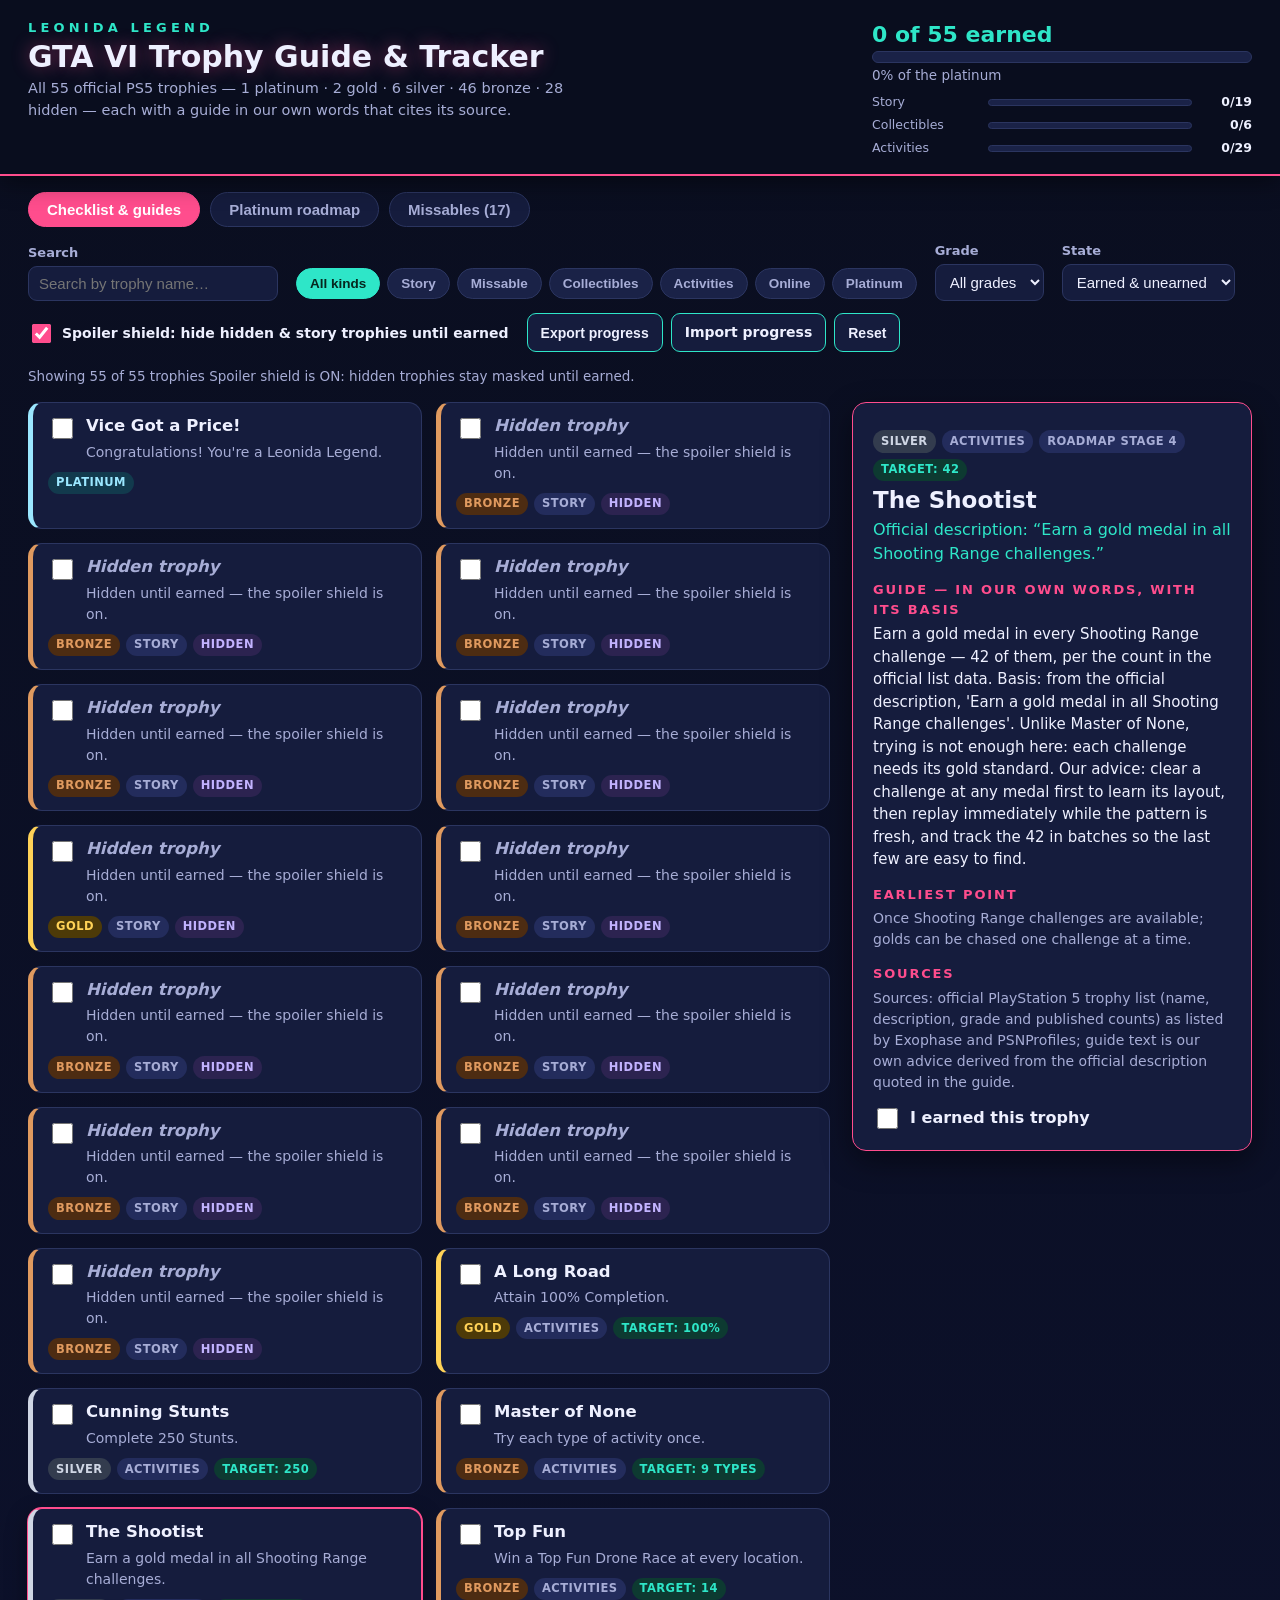
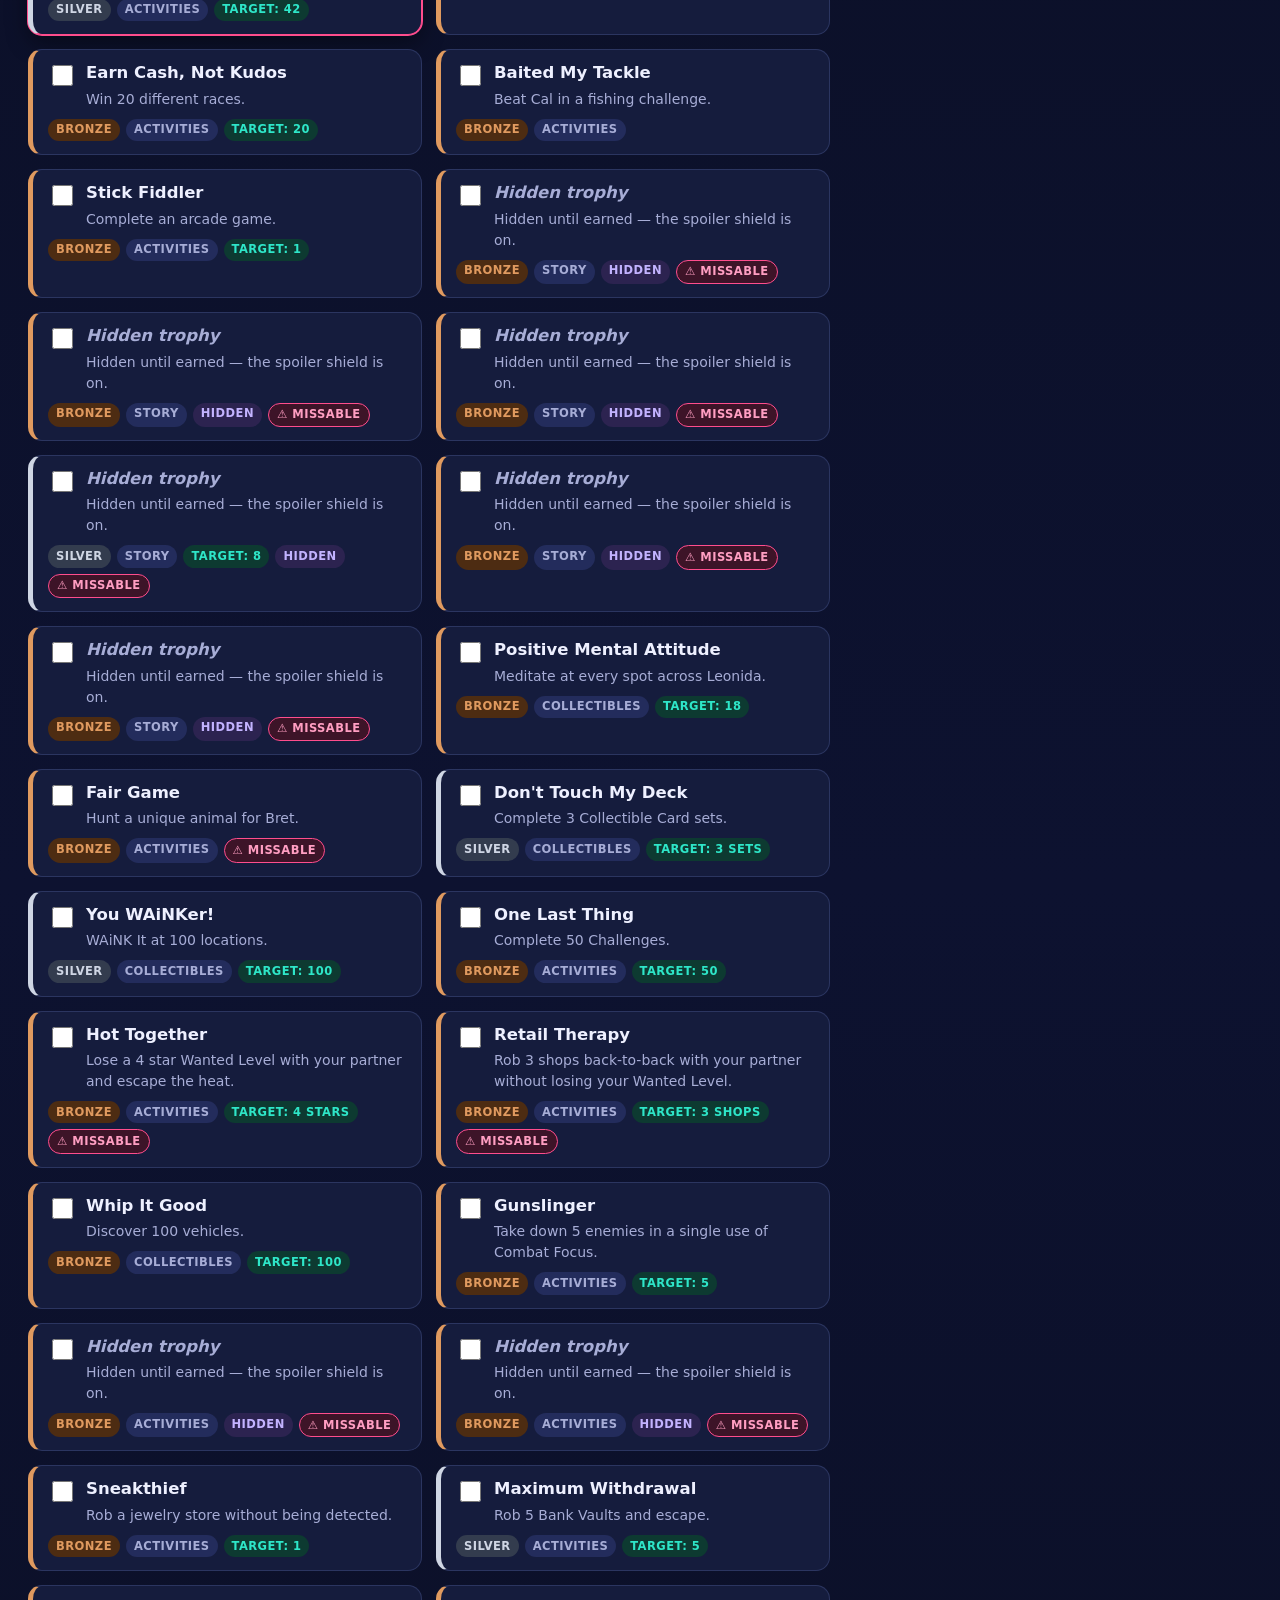
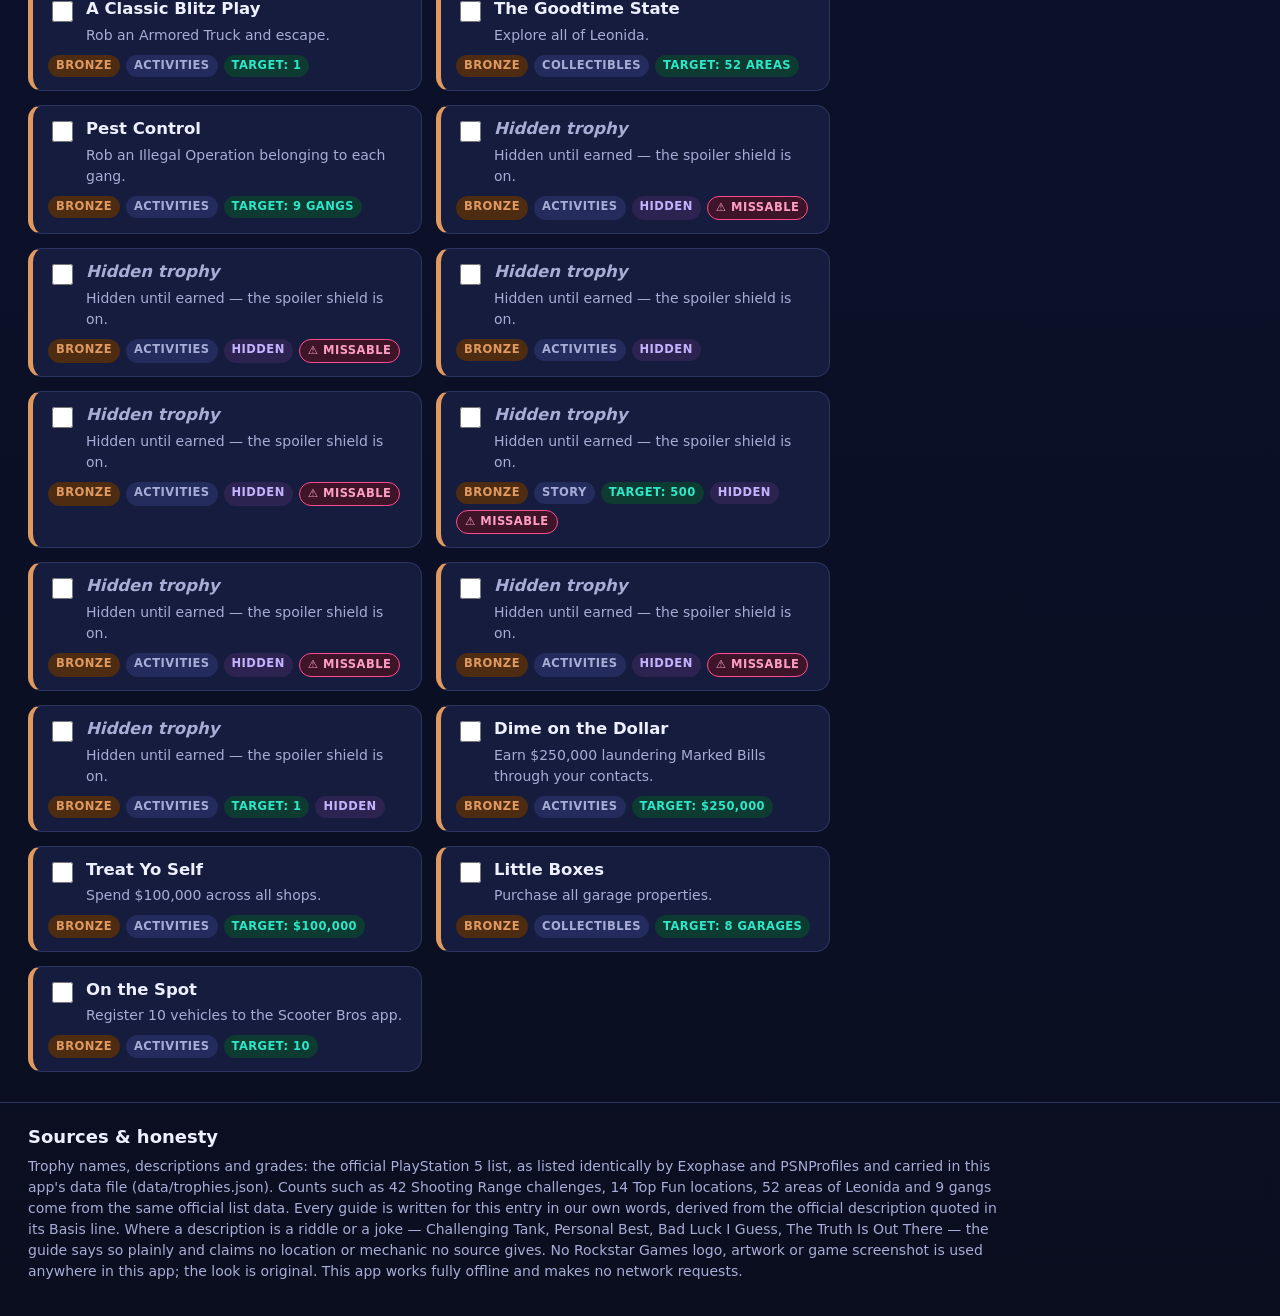
<file: app/index.html>
<!doctype html>
<html lang="en">
<head>
<meta charset="utf-8">
<meta name="viewport" content="width=device-width, initial-scale=1">
<title>Leonida Legend — GTA VI Trophy Guide &amp; Tracker</title>
<meta name="description" content="Offline guide and tracker for all 55 Grand Theft Auto VI PlayStation 5 trophies: cited guides, a platinum roadmap, missable flags, filters, a spoiler setting, and progress saved in your browser.">
<link rel="icon" href="data:image/svg+xml,%3Csvg xmlns='http://www.w3.org/2000/svg' viewBox='0 0 32 32'%3E%3Ccircle cx='16' cy='16' r='13' fill='%23ff4d8d'/%3E%3Ccircle cx='16' cy='16' r='6' fill='%232ee6c8'/%3E%3C/svg%3E">
<link rel="stylesheet" href="style.css">
</head>
<body>
<header id="topbar">
  <div class="brand">
    <p class="brand-mark">LEONIDA LEGEND</p>
    <h1>GTA VI Trophy Guide &amp; Tracker</h1>
    <p class="brand-sub">All 55 official PS5 trophies — 1 platinum · 2 gold · 6 silver · 46 bronze · 28 hidden — each with a guide in our own words that cites its source.</p>
  </div>
  <div class="progress-panel">
    <p id="progress-count" class="progress-count">0 of 55 earned</p>
    <div class="bar bar-overall"><div id="progress-fill" class="bar-fill"></div></div>
    <p id="progress-pct" class="progress-pct">0% of the platinum</p>
    <div id="kind-bars" class="kind-bars"></div>
  </div>
</header>

<nav id="view-tabs" aria-label="Guide views">
  <button type="button" class="tab is-active" data-view="checklist">Checklist &amp; guides</button>
  <button type="button" class="tab" data-view="roadmap">Platinum roadmap</button>
  <button type="button" class="tab" data-view="missables">Missables (17)</button>
</nav>

<section id="controls" aria-label="Tracker controls">
  <label class="control control-search">Search
    <input id="search" type="search" placeholder="Search by trophy name…" autocomplete="off">
  </label>
  <div id="kind-chips" class="chips" role="group" aria-label="Filter by kind">
    <button type="button" class="chip is-active" data-kind="all">All kinds</button>
    <button type="button" class="chip" data-kind="story">Story</button>
    <button type="button" class="chip" data-kind="missable">Missable</button>
    <button type="button" class="chip" data-kind="collectibles">Collectibles</button>
    <button type="button" class="chip" data-kind="activities">Activities</button>
    <button type="button" class="chip" data-kind="online">Online</button>
    <button type="button" class="chip" data-kind="platinum">Platinum</button>
  </div>
  <label class="control">Grade
    <select id="grade-filter">
      <option value="all">All grades</option>
      <option value="platinum">Platinum</option>
      <option value="gold">Gold</option>
      <option value="silver">Silver</option>
      <option value="bronze">Bronze</option>
    </select>
  </label>
  <label class="control">State
    <select id="state-filter">
      <option value="all">Earned &amp; unearned</option>
      <option value="earned">Earned only</option>
      <option value="unearned">Unearned only</option>
    </select>
  </label>
  <label class="control control-toggle">
    <input id="spoiler-toggle" type="checkbox" checked>
    Spoiler shield: hide hidden &amp; story trophies until earned
  </label>
  <div class="control-buttons">
    <button id="export-btn" type="button">Export progress</button>
    <label class="button-like">Import progress <input id="import-input" type="file" accept="application/json,.json"></label>
    <button id="reset-btn" type="button">Reset</button>
  </div>
  <p id="online-note" class="online-note" hidden>The official 55-trophy list contains no online trophies — every trophy here can be earned in the single-player game as listed.</p>
  <p id="result-count" class="result-count"></p>
</section>

<main>
  <section id="view-checklist">
    <div class="layout">
      <div id="grid" class="grid" aria-live="polite"></div>
      <aside id="detail" class="detail" aria-label="Trophy guide detail"></aside>
    </div>
  </section>

  <section id="view-roadmap" hidden>
    <h2 class="view-title">Roadmap to the platinum</h2>
    <p class="view-lede">Six stages, built from the official descriptions: story first in spoiler-safe wording, then the people of Leonida, then the collectible sweep, then activities, then free-roam feats and money, and finally the last percent. Estimated counts are the counts PlayStation itself publishes for each trophy.</p>
    <div id="roadmap-list" class="roadmap-list"></div>
  </section>

  <section id="view-missables" hidden>
    <h2 class="view-title">Missable trophies — do not leave these behind</h2>
    <p class="view-lede">17 trophies are flagged missable, each derived from its official description: character-arc finales ('complete the FINAL mission for…'), stranger strands that must be finished, partner-only feats, one-place opportunities, and choice or one-off moments. Each card states its point of no return as far as the description supports it.</p>
    <div id="missable-list" class="missable-list"></div>
  </section>
</main>

<footer id="sources-footer">
  <h2>Sources &amp; honesty</h2>
  <p id="sources-text">Trophy names, descriptions and grades: the official PlayStation 5 list, as listed identically by Exophase and PSNProfiles and carried in this app's data file (data/trophies.json). Counts such as 42 Shooting Range challenges, 14 Top Fun locations, 52 areas of Leonida and 9 gangs come from the same official list data. Every guide is written for this entry in our own words, derived from the official description quoted in its Basis line. Where a description is a riddle or a joke — Challenging Tank, Personal Best, Bad Luck I Guess, The Truth Is Out There — the guide says so plainly and claims no location or mechanic no source gives. No Rockstar Games logo, artwork or game screenshot is used anywhere in this app; the look is original. This app works fully offline and makes no network requests.</p>
</footer>

<script type="module" src="app.js"></script>
</body>
</html>
</file>
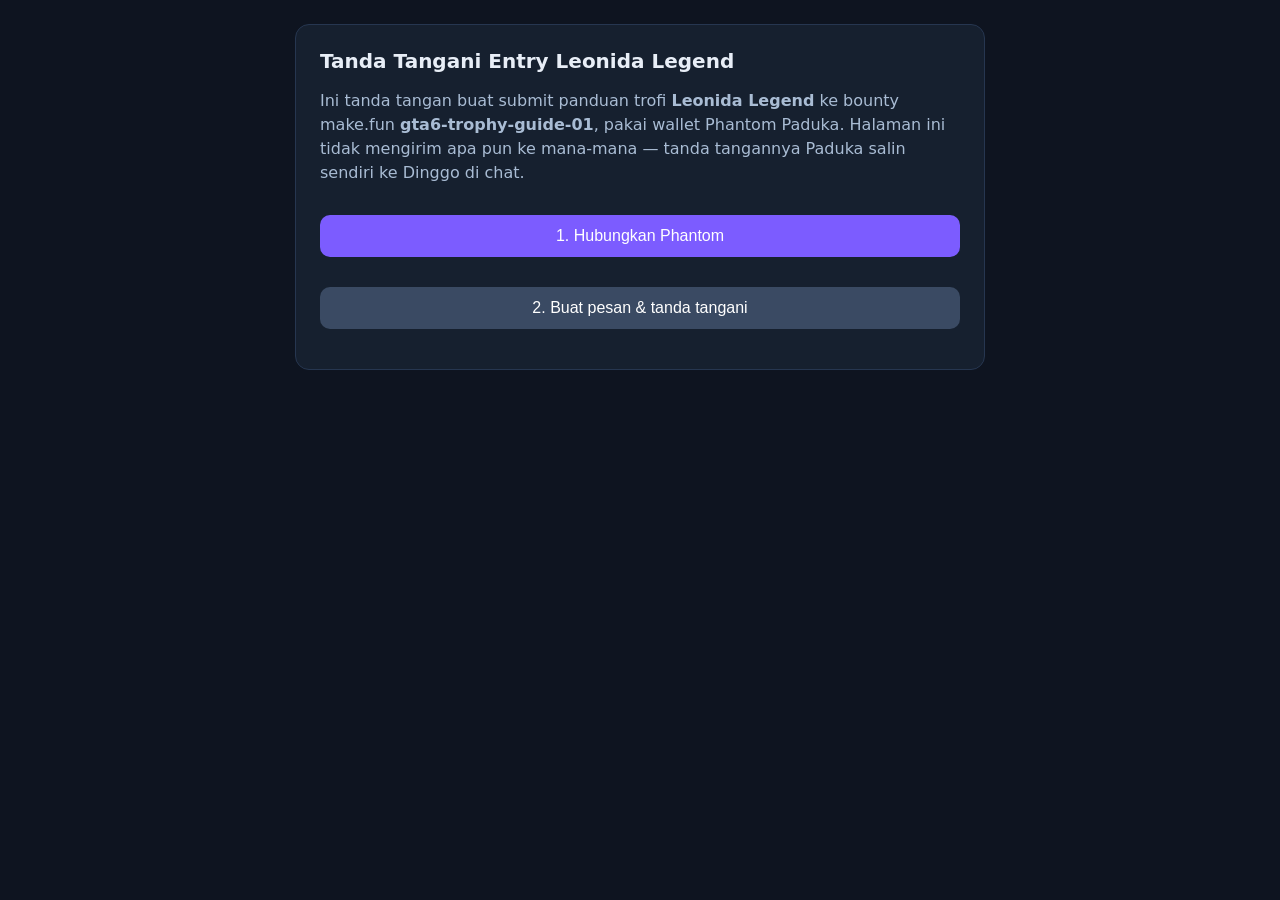
<file: sign-page.html>
<!DOCTYPE html>
<html lang="id">
<head>
<meta charset="utf-8">
<meta name="viewport" content="width=device-width, initial-scale=1">
<title>Tanda Tangani Entry Leonida Legend — make.fun gta6-trophy-guide-01</title>
<style>
  body { font-family: system-ui, sans-serif; background:#0e1420; color:#e8eef7; margin:0; padding:24px; }
  .card { max-width:640px; margin:0 auto; background:#16202f; border:1px solid #263650; border-radius:14px; padding:24px; }
  h1 { font-size:20px; margin:0 0 6px; }
  p { color:#a9bcd4; line-height:1.5; }
  button { background:#7c5cff; color:#fff; border:0; border-radius:10px; padding:12px 18px; font-size:16px; cursor:pointer; width:100%; margin-top:12px; }
  button:disabled { background:#3a4a63; cursor:default; }
  button.secondary { background:#22334d; }
  textarea { width:100%; box-sizing:border-box; background:#0b111c; color:#cfe3ff; border:1px solid #263650; border-radius:10px; padding:10px; font-family:ui-monospace, monospace; font-size:12px; margin-top:8px; }
  .ok { color:#5fd68a; } .warn { color:#ffb84d; } .err { color:#ff7b7b; }
  .addr { font-family:ui-monospace, monospace; font-size:12px; word-break:break-all; }
  .step { margin-top:18px; }
</style>
</head>
<body>
<div class="card">
  <h1>Tanda Tangani Entry Leonida Legend</h1>
  <p>Ini tanda tangan buat submit panduan trofi <b>Leonida Legend</b> ke bounty make.fun <b>gta6-trophy-guide-01</b>, pakai wallet Phantom Paduka. Halaman ini tidak mengirim apa pun ke mana-mana — tanda tangannya Paduka salin sendiri ke Dinggo di chat.</p>

  <div class="step">
    <button id="btnConnect">1. Hubungkan Phantom</button>
    <p id="connInfo" class="addr"></p>
  </div>

  <div class="step">
    <button id="btnSign" disabled>2. Buat pesan &amp; tanda tangani</button>
    <p id="signInfo"></p>
  </div>

  <div class="step" id="resultBox" style="display:none">
    <p><b>3. Salin paket ini dan kirim ke Dinggo di chat</b> (pesannya berlaku 10 menit — langsung kirim ya):</p>
    <textarea id="pkg" rows="14" readonly></textarea>
    <button id="btnCopy" class="secondary">Salin paket</button>
    <p id="copyInfo"></p>
  </div>
</div>

<script>
const EXPECTED_WALLET = "GWrbzR3BC3Y5sfvuY7hmKaFUxYBp7qKSRJgHwffGaR8t";
const FIXED = {
  domain: "make.fun",
  competition: "gta6-trophy-guide-01",
  repo: "https://github.com/uyekt23/gta6-trophy-guide",
  commit: "e50a2a3b81e563ccca907a5503ef619c310d892f",
  transcripts: "c939e58a1520d97c90b851d0cf8f751317e8f909252a9410de03f3753e2f5dd8"
};
const B58 = "123456789ABCDEFGHJKLMNPQRSTUVWXYZabcdefghijkmnopqrstuvwxyz";
function b58encode(bytes) {
  const digits = [0];
  for (const b of bytes) {
    let carry = b;
    for (let i = 0; i < digits.length; i++) {
      carry += digits[i] << 8;
      digits[i] = carry % 58;
      carry = (carry / 58) | 0;
    }
    while (carry > 0) { digits.push(carry % 58); carry = (carry / 58) | 0; }
  }
  let zeros = 0;
  while (zeros < bytes.length && bytes[zeros] === 0) zeros++;
  let s = "1".repeat(zeros);
  for (let i = digits.length - 1; i >= 0; i--) s += B58[digits[i]];
  return s;
}
function getProvider() {
  if (window.phantom && window.phantom.solana) return window.phantom.solana;
  if (window.solana) return window.solana;
  return null;
}
let provider = null;
const btnConnect = document.getElementById('btnConnect');
const btnSign = document.getElementById('btnSign');
const connInfo = document.getElementById('connInfo');
const signInfo = document.getElementById('signInfo');

btnConnect.onclick = async () => {
  provider = getProvider();
  if (!provider) {
    connInfo.innerHTML = '<span class="err">Phantom tidak ketemu di browser ini. Buka halaman ini di Chrome laptop yang ada Phantom-nya.</span>';
    return;
  }
  try {
    const res = await provider.connect();
    const addr = (res && res.publicKey ? res.publicKey : provider.publicKey).toString();
    if (addr === EXPECTED_WALLET) {
      connInfo.innerHTML = '<span class="ok">Terhubung: ' + addr + '</span><br>Ini wallet yang benar.';
      btnSign.disabled = false;
    } else {
      connInfo.innerHTML = '<span class="warn">Terhubung: ' + addr + '</span><br>Ini BUKAN wallet untuk entry ini (' + EXPECTED_WALLET + '). Ganti akun di Phantom dulu, lalu hubungkan lagi.';
    }
  } catch (e) {
    connInfo.innerHTML = '<span class="err">Koneksi ditolak: ' + e.message + '</span>';
  }
};

btnSign.onclick = async () => {
  try {
    const nonceBytes = new Uint8Array(16);
    crypto.getRandomValues(nonceBytes);
    const nonce = Array.from(nonceBytes).map(x => x.toString(16).padStart(2, '0')).join('');
    const issuedAt = new Date().toISOString();
    const message = [
      "make.fun entry v1",
      "Domain: " + FIXED.domain,
      "Competition: " + FIXED.competition,
      "Repo: " + FIXED.repo,
      "Commit: " + FIXED.commit,
      "Transcripts: " + FIXED.transcripts,
      "Wallet: " + EXPECTED_WALLET,
      "Nonce: " + nonce,
      "Issued At: " + issuedAt
    ].join("\n");
    const encoded = new TextEncoder().encode(message);
    const res = await provider.signMessage(encoded, 'utf8');
    const sigBytes = res && res.signature ? res.signature : res;
    const signature = b58encode(sigBytes);
    document.getElementById('pkg').value = message + "\n---\n" + signature;
    document.getElementById('resultBox').style.display = 'block';
    signInfo.innerHTML = '<span class="ok">Tanda tangan berhasil dibuat.</span> Sekarang salin paket di bawah dan kirim ke Dinggo.';
  } catch (e) {
    signInfo.innerHTML = '<span class="err">Tanda tangan gagal/dibatalkan: ' + e.message + '</span>';
  }
};

document.getElementById('btnCopy').onclick = async () => {
  const ta = document.getElementById('pkg');
  try {
    await navigator.clipboard.writeText(ta.value);
    document.getElementById('copyInfo').innerHTML = '<span class="ok">Tersalin. Tempel di chat Dinggo sekarang.</span>';
  } catch (e) {
    ta.select();
    document.execCommand('copy');
    document.getElementById('copyInfo').innerHTML = '<span class="ok">Tersalin. Tempel di chat Dinggo sekarang.</span>';
  }
};
</script>
</body>
</html>
</file>
<file: app/style.css>
/* Leonida Legend — original dark Vice-inspired theme: neon pink & teal on deep navy.
   No Rockstar logos, fonts or artwork; system type only, so the app loads nothing external. */

:root {
  --navy: #0a0e1f;
  --navy-2: #101736;
  --panel: #151c3d;
  --panel-2: #1a2247;
  --line: #2b3560;
  --text: #eef0ff;
  --muted: #a7add6;
  --pink: #ff4d8d;
  --teal: #2ee6c8;
  --amber: #ffb340;
  --danger-bg: #3d1428;
  --danger-line: #ff4d8d;
  --platinum: #9be7ff;
  --gold: #ffd257;
  --silver: #cfd6e4;
  --bronze: #e09a5f;
  --radius: 14px;
}

* { box-sizing: border-box; }

body {
  margin: 0;
  background: linear-gradient(180deg, var(--navy) 0%, #0d1230 55%, var(--navy) 100%);
  color: var(--text);
  font-family: "Segoe UI", system-ui, -apple-system, Arial, sans-serif;
  font-size: 16px;
  line-height: 1.5;
}

/* ---------- sticky progress header ---------- */

#topbar {
  position: sticky;
  top: 0;
  z-index: 20;
  display: flex;
  gap: 32px;
  justify-content: space-between;
  align-items: flex-start;
  padding: 18px 28px 16px;
  background: rgba(10, 14, 31, 0.96);
  border-bottom: 2px solid var(--pink);
  box-shadow: 0 6px 24px rgba(0, 0, 0, 0.45);
}

.brand-mark {
  margin: 0;
  color: var(--teal);
  font-weight: 800;
  letter-spacing: 0.32em;
  font-size: 13px;
}

.brand h1 {
  margin: 2px 0 4px;
  font-size: 30px;
  line-height: 1.15;
  color: var(--text);
  text-shadow: 0 0 18px rgba(255, 77, 141, 0.45);
}

.brand-sub { margin: 0; color: var(--muted); max-width: 560px; font-size: 14.5px; }

.progress-panel { min-width: 300px; max-width: 380px; flex: 1; }
.progress-count { margin: 0; font-size: 22px; font-weight: 800; color: var(--teal); }
.progress-pct { margin: 2px 0 8px; color: var(--muted); font-size: 13.5px; }

.bar { height: 12px; border-radius: 999px; background: var(--panel-2); border: 1px solid var(--line); overflow: hidden; }
.bar-fill { height: 100%; width: 0%; background: linear-gradient(90deg, var(--pink), var(--teal)); transition: width 0.25s ease; }

.kind-bars { display: grid; gap: 4px; }
.kind-bar { display: grid; grid-template-columns: 108px 1fr 52px; gap: 8px; align-items: center; font-size: 12.5px; color: var(--muted); }
.kind-bar .bar { height: 7px; }
.kind-bar .bar-fill { background: var(--teal); }
.kind-bar b { color: var(--text); font-weight: 600; text-align: right; }

/* ---------- tabs & controls ---------- */

#view-tabs { display: flex; gap: 10px; padding: 16px 28px 0; flex-wrap: wrap; }
.tab {
  background: var(--panel);
  color: var(--muted);
  border: 1px solid var(--line);
  border-radius: 999px;
  padding: 8px 18px;
  font-size: 15px;
  font-weight: 700;
  cursor: pointer;
}
.tab.is-active { background: var(--pink); color: #fff; border-color: var(--pink); }

#controls {
  display: flex;
  flex-wrap: wrap;
  gap: 12px 18px;
  align-items: end;
  padding: 14px 28px 6px;
}
.control { display: grid; gap: 4px; font-size: 13px; font-weight: 700; color: var(--muted); }
.control input[type="search"], .control select {
  background: var(--panel);
  color: var(--text);
  border: 1px solid var(--line);
  border-radius: 9px;
  padding: 8px 10px;
  font-size: 15px;
}
.control-search input { min-width: 250px; }
.control-toggle { display: flex; align-items: center; gap: 8px; font-size: 14px; color: var(--text); padding-bottom: 8px; }
.control-toggle input { width: 19px; height: 19px; accent-color: var(--pink); }

.chips { display: flex; gap: 7px; flex-wrap: wrap; padding-bottom: 2px; }
.chip {
  background: var(--panel-2);
  color: var(--muted);
  border: 1px solid var(--line);
  border-radius: 999px;
  padding: 7px 13px;
  font-size: 13.5px;
  font-weight: 700;
  cursor: pointer;
}
.chip.is-active { background: var(--teal); color: #06281f; border-color: var(--teal); }

.control-buttons { display: flex; gap: 8px; padding-bottom: 2px; }
.control-buttons button, .button-like {
  background: var(--panel);
  color: var(--text);
  border: 1px solid var(--teal);
  border-radius: 9px;
  padding: 8px 13px;
  font-size: 14px;
  font-weight: 700;
  cursor: pointer;
}
.button-like input { display: none; }
.online-note { width: 100%; margin: 0; color: var(--amber); font-size: 14px; }
.result-count { width: 100%; margin: 0; color: var(--muted); font-size: 13.5px; }

/* ---------- checklist layout ---------- */

main { padding: 10px 28px 30px; }
.layout { display: grid; grid-template-columns: 1fr 400px; gap: 22px; align-items: start; }

.grid { display: grid; grid-template-columns: repeat(auto-fill, minmax(295px, 1fr)); gap: 14px; }

.card {
  background: var(--panel);
  border: 1px solid var(--line);
  border-left: 5px solid var(--line);
  border-radius: var(--radius);
  padding: 13px 15px;
  cursor: pointer;
}
.card:hover { border-color: var(--teal); }
.card.is-selected { border-color: var(--pink); box-shadow: 0 0 0 1px var(--pink), 0 8px 22px rgba(0,0,0,0.4); }
.card.is-earned { background: var(--panel-2); }
.card.grade-platinum { border-left-color: var(--platinum); }
.card.grade-gold { border-left-color: var(--gold); }
.card.grade-silver { border-left-color: var(--silver); }
.card.grade-bronze { border-left-color: var(--bronze); }

.card-top { display: flex; gap: 10px; align-items: flex-start; }
.card-top input[type="checkbox"] { width: 21px; height: 21px; margin-top: 2px; accent-color: var(--teal); flex: none; cursor: pointer; }
.card-name { margin: 0; font-size: 16.5px; line-height: 1.25; }
.card-desc { margin: 5px 0 0; color: var(--muted); font-size: 14px; }
.card-tags { display: flex; gap: 6px; flex-wrap: wrap; margin-top: 9px; }

.badge { font-size: 11.5px; font-weight: 800; letter-spacing: 0.04em; padding: 2.5px 8px; border-radius: 999px; text-transform: uppercase; }
.badge-platinum { background: #123a4d; color: var(--platinum); }
.badge-gold { background: #4d3a08; color: var(--gold); }
.badge-silver { background: #333c4e; color: var(--silver); }
.badge-bronze { background: #4d2c12; color: var(--bronze); }
.badge-kind { background: #232c5c; color: var(--muted); }
.badge-count { background: #0d3a31; color: var(--teal); }
.badge-missable { background: var(--danger-bg); color: #ff9ec2; border: 1px solid var(--danger-line); }
.badge-hidden { background: #2c2350; color: #c3b3ff; }
.spoiler-name { color: var(--muted); font-style: italic; }

/* ---------- detail pane ---------- */

.detail {
  position: sticky;
  top: 150px;
  background: var(--panel);
  border: 1px solid var(--pink);
  border-radius: var(--radius);
  padding: 18px 20px;
  box-shadow: 0 10px 30px rgba(0, 0, 0, 0.45);
}
.detail h2 { margin: 6px 0 4px; font-size: 23px; line-height: 1.2; }
.detail .official-desc { color: var(--teal); font-size: 16px; margin: 0 0 10px; }
.detail h3 { margin: 14px 0 4px; font-size: 13px; letter-spacing: 0.14em; text-transform: uppercase; color: var(--pink); }
.detail p { margin: 0 0 8px; font-size: 15px; }
.detail .guide-text { color: var(--text); }
.detail .earliest, .detail .sources { color: var(--muted); font-size: 14px; }
.detail .missable-box {
  background: var(--danger-bg);
  border: 1px solid var(--danger-line);
  border-radius: 10px;
  padding: 10px 13px;
  margin: 10px 0;
  font-size: 14.5px;
}
.detail .missable-box b { color: #ff9ec2; }
.detail label.earned-line { display: flex; gap: 9px; align-items: center; font-weight: 700; margin-top: 12px; cursor: pointer; }
.detail label.earned-line input { width: 21px; height: 21px; accent-color: var(--teal); }
.detail-empty { color: var(--muted); }

/* ---------- roadmap & missables ---------- */

.view-title { font-size: 26px; margin: 8px 0 4px; }
.view-lede { color: var(--muted); max-width: 880px; margin: 0 0 18px; }

.roadmap-list { display: grid; gap: 16px; max-width: 980px; }
.stage {
  display: grid;
  grid-template-columns: 54px 1fr;
  gap: 16px;
  background: var(--panel);
  border: 1px solid var(--line);
  border-radius: var(--radius);
  padding: 16px 20px 16px 16px;
}
.stage-num {
  width: 46px; height: 46px;
  border-radius: 50%;
  background: linear-gradient(135deg, var(--pink), var(--teal));
  color: #fff;
  font-size: 21px; font-weight: 800;
  display: flex; align-items: center; justify-content: center;
}
.stage h3 { margin: 0 0 3px; font-size: 19px; }
.stage .stage-blurb { margin: 0 0 8px; color: var(--muted); font-size: 14.5px; }
.stage .stage-counts { margin: 0 0 8px; color: var(--teal); font-size: 14px; font-weight: 600; }
.stage ul { margin: 0; padding-left: 18px; columns: 2; column-gap: 34px; }
.stage li { font-size: 14.5px; margin-bottom: 3px; break-inside: avoid; }
.stage li .li-grade { color: var(--muted); font-size: 12.5px; text-transform: uppercase; letter-spacing: 0.05em; }
.stage li .li-miss { color: #ff9ec2; font-weight: 700; font-size: 12.5px; }

.missable-list { display: grid; grid-template-columns: repeat(auto-fill, minmax(340px, 1fr)); gap: 14px; }
.miss-card {
  background: var(--danger-bg);
  border: 1px solid var(--danger-line);
  border-radius: var(--radius);
  padding: 14px 16px;
}
.miss-card h3 { margin: 0 0 4px; font-size: 17px; }
.miss-card p { margin: 0 0 6px; font-size: 14.5px; color: #ffd7e6; }
.miss-card .miss-note { color: var(--text); }

/* ---------- footer ---------- */

#sources-footer { border-top: 1px solid var(--line); padding: 20px 28px 34px; color: var(--muted); }
#sources-footer h2 { color: var(--text); font-size: 18px; margin: 0 0 6px; }
#sources-footer p { max-width: 980px; margin: 0; font-size: 14px; }

@media (max-width: 900px) {
  .layout { grid-template-columns: 1fr; }
  .detail { position: static; }
  #topbar { flex-direction: column; }
  .stage ul { columns: 1; }
}
</file>
